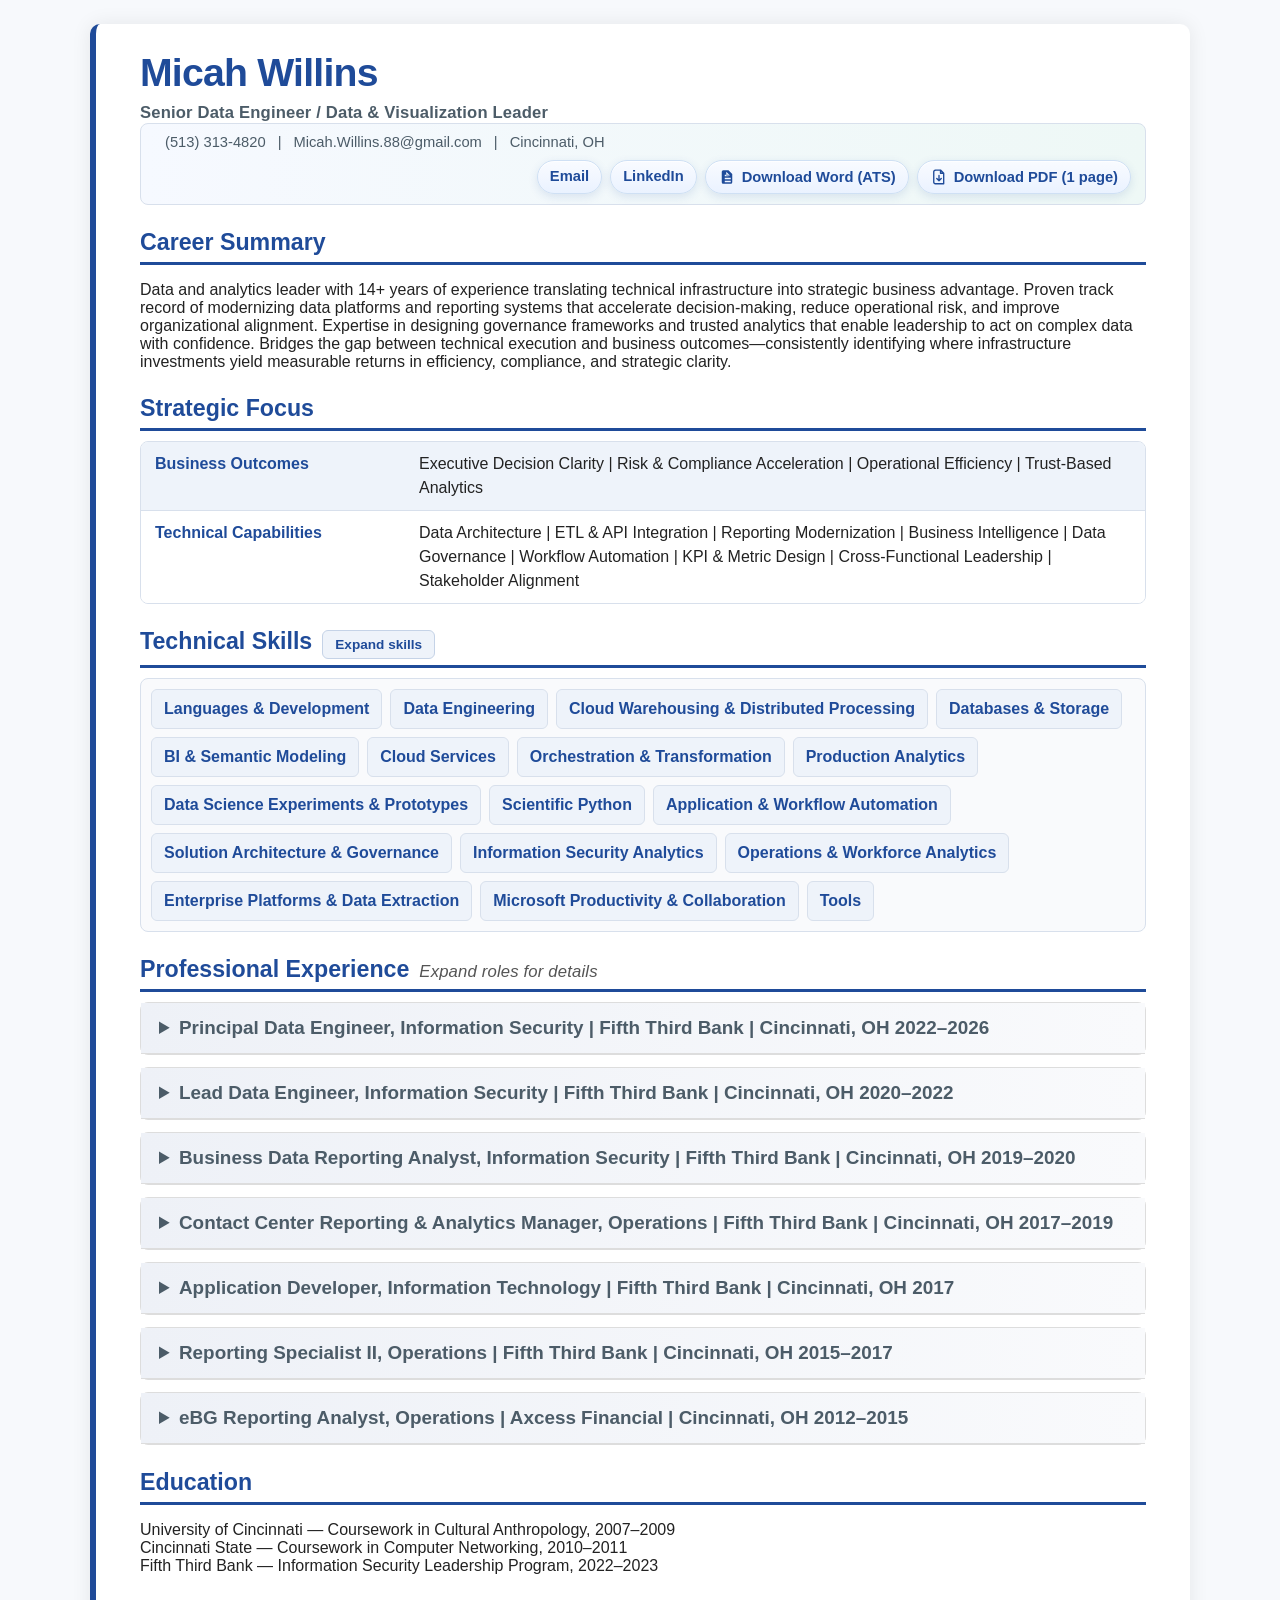
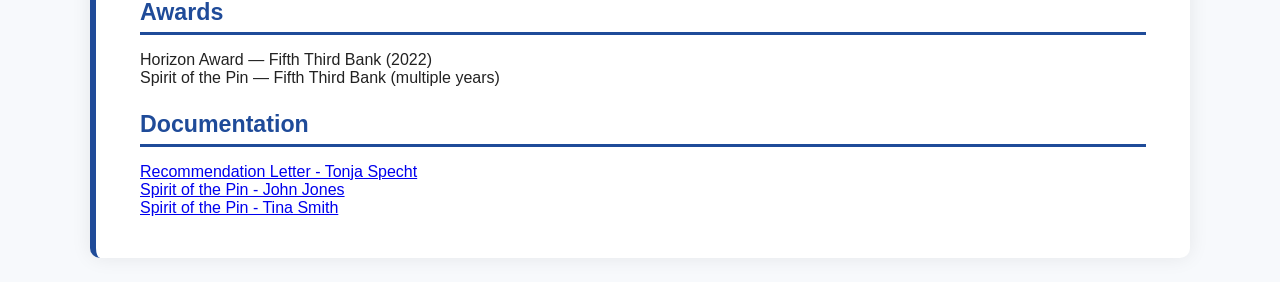
<file: index.html>
<!DOCTYPE html>
<html lang="en">

<head>
  <meta charset="UTF-8">
  <meta name="viewport" content="width=device-width, initial-scale=1.0">
  <title>Micah Willins Resume</title>
    <link rel="canonical" href="https://indatawetrust-mw.github.io/MicahWillins/">
    <meta name="description" content="Micah Willins - Data and analytics leader focused on trusted metrics, executive insights, and data engineering modernization.">
    <meta property="og:title" content="Micah Willins | Data and Analytics Leader">
    <meta property="og:description" content="Data and analytics leadership, BI strategy, trusted metrics, and data engineering modernization.">
    <meta property="og:url" content="https://indatawetrust-mw.github.io/MicahWillins/">
    <meta property="og:type" content="website">
    <meta property="og:image" content="https://indatawetrust-mw.github.io/MicahWillins/assets/social-preview.png">
    <meta property="og:image:type" content="image/png">
    <meta property="og:image:alt" content="Micah Willins data and analytics leadership resume preview">
    <meta property="og:image:width" content="880">
    <meta property="og:image:height" content="355">
    <meta name="twitter:card" content="summary_large_image">
    <meta name="twitter:title" content="Micah Willins | Data and Analytics Leader">
    <meta name="twitter:description" content="Data and analytics leadership, BI strategy, trusted metrics, and data engineering modernization.">
    <meta name="twitter:image" content="https://indatawetrust-mw.github.io/MicahWillins/assets/social-preview.png">
    <meta name="twitter:image:alt" content="Micah Willins data and analytics leadership resume preview">

  <script async src="https://www.googletagmanager.com/gtag/js?id=G-QXJ3TKQQQ6"></script>
  <script>
    window.dataLayer = window.dataLayer || [];
    function gtag(){dataLayer.push(arguments);}
    gtag('js', new Date());
    gtag('config', 'G-QXJ3TKQQQ6');
  </script>
</head>
<title>Micah Willins – Data Engineer / Solutions Expert</title>

<style>
    /* ===========================
       BITBRIDGE BRAND VARIABLES
       =========================== */
    :root {
        --bit-blue: #1F4B99;
        --bridge-steel: #4C5C68;
        --signal-teal: #2BBF9F;
        --flow-white: #F7F9FC;
        --accent-orange: #FF8A3D;
        --text-dark: #222;
        --text-light: #555;
        --band-even: #F9FAFC;
        --band-odd: #FFFFFF;
    }

    /* ===========================
       BASE STYLING
       =========================== */
    body {
        font-family: "Inter", "Aptos Display", Aptos Display, sans-serif;
        margin: 0;
        padding: 0;
        background: var(--flow-white);
        color: var(--text-dark);
        overflow-x: hidden;
    }

    *, *::before, *::after {
        box-sizing: border-box;
    }

    .container {
        width: min(1100px, calc(100vw - 32px));
        max-width: 1100px;
        margin: clamp(12px, 2vw, 24px) auto;
        background: #fff;
        padding: clamp(18px, 2vw, 28px) clamp(18px, 4vw, 44px);
        box-shadow: 0 0 20px rgba(0,0,0,0.08);
        border-radius: 10px;
        border-left: 6px solid var(--bit-blue);
    }

    .top-banner {
        display: flex;
        flex-wrap: wrap;
        align-items: center;
        justify-content: space-between;
        gap: 10px 16px;
        padding: 10px 14px;
        margin-bottom: 14px;
        border: 1px solid #d8e0ec;
        border-radius: 8px;
        background: linear-gradient(90deg, #f6f9ff 0%, #eef8f6 100%);
    }

    .top-banner-contact {
        display: flex;
        flex-wrap: wrap;
        gap: 6px 12px;
        align-items: center;
        margin-left: 10px;
        font-size: 0.92rem;
        color: var(--bridge-steel);
    }

    .top-banner-label {
        font-size: 0.9rem;
        color: var(--bridge-steel);
        font-weight: 600;
        letter-spacing: 0.01em;
    }

    .top-banner-links {
        display: flex;
        flex-wrap: wrap;
        gap: 8px;
        margin-left: auto;
    }

    .top-banner-links a {
        text-decoration: none;
        border: 1px solid #cfe0f4;
        background: linear-gradient(180deg, #f9fbff 0%, #eaf2ff 100%);
        color: var(--bit-blue);
        padding: 7px 12px;
        border-radius: 999px;
        font-size: 0.92rem;
        font-weight: 700;
        box-shadow: 0 3px 10px rgba(31, 75, 153, 0.12), inset 0 1px 0 rgba(255,255,255,0.8);
        transition: transform 0.15s ease, box-shadow 0.15s ease, border-color 0.15s ease;
    }

    .top-banner-links a:hover,
    .top-banner-links a:focus-visible {
        border-color: var(--bit-blue);
        box-shadow: 0 6px 16px rgba(31, 75, 153, 0.18), inset 0 1px 0 rgba(255,255,255,0.8);
        transform: translateY(-1px);
        outline: none;
    }

    .identity-block {
        margin-bottom: 12px;
    }

    h1 {
        margin: 0;
        font-size: 2.45em;
        font-weight: 700;
        color: var(--bit-blue);
        line-height: 1.15;
        letter-spacing: -0.02em;
    }

    .title-line {
        margin-top: 8px;
        font-size: 1.04em;
        font-weight: 600;
        color: var(--bridge-steel);
        letter-spacing: 0.01em;
    }

    .contact {
        display: flex;
        flex-wrap: wrap;
        gap: 10px 14px;
        align-items: center;
        margin-top: 14px;
        padding: 12px 16px;
        font-size: 1rem;
        color: var(--bridge-steel);
        border: 1px solid #dfe7f2;
        border-radius: 10px;
        background: linear-gradient(180deg, #f9fbff 0%, #f3f7fb 100%);
        box-shadow: inset 0 1px 0 rgba(255,255,255,0.8), 0 1px 2px rgba(31, 75, 153, 0.04);
    }

    .contact-item {
        white-space: nowrap;
    }

    .section-header {
        display: flex;
        align-items: baseline;
        gap: 10px;
        flex-wrap: wrap;
        font-size: 1.45em;
        font-weight: 600;
        margin-top: 24px;
        margin-bottom: 10px;
        padding-bottom: 6px;
        border-bottom: 3px solid var(--bit-blue);
        color: var(--bit-blue);
    }

    .section-header-note {
        font-size: 0.72em;
        font-style: italic;
        font-weight: 500;
        color: var(--text-light);
        letter-spacing: 0.01em;
    }

    .career-summary {
        font-family: "Aptos Display", "Aptos", "Segoe UI", sans-serif;
    }

    .section-copy {
        font-family: "Aptos Narrow", "Aptos", "Segoe UI", sans-serif;
    }

    .banded-list {
        margin: 0;
        border: 1px solid #d8e0ec;
        border-radius: 8px;
        overflow: hidden;
        line-height: 1.5;
    }

    .banded-row {
        display: grid;
        grid-template-columns: minmax(0, 15rem) minmax(0, 1fr);
        gap: 8px 24px;
        padding: 10px 14px;
        background: #fff;
        break-inside: avoid;
    }

    .banded-row:nth-child(odd) {
        background: #eef3fa;
    }

    .banded-row + .banded-row {
        border-top: 1px solid #d8e0ec;
    }

    .banded-row dt {
        font-family: "Aptos Display", "Aptos", "Segoe UI", sans-serif;
        font-weight: 700;
        color: var(--bit-blue);
    }

    .banded-row dd {
        font-family: "Aptos Narrow", "Aptos", "Segoe UI", sans-serif;
        margin: 0;
        min-width: 0;
        overflow-wrap: anywhere;
    }

    .download-group {
        display: flex;
        flex-wrap: wrap;
        gap: 8px;
    }

    .top-banner-links .download-button {
        display: inline-flex;
        align-items: center;
        gap: 6px;
    }

    .skills-toggle {
        margin-left: 0;
        padding: 6px 12px;
        border: 1px solid #c5d3e7;
        border-radius: 6px;
        background: #eef3fa;
        color: var(--bit-blue);
        font: 600 0.85rem "Aptos Display", "Aptos", "Segoe UI", sans-serif;
        cursor: pointer;
    }

    .skills-toggle:hover {
        background: #dfe9f7;
    }

    .skills-toggle:focus-visible {
        outline: 2px solid var(--bit-blue);
        outline-offset: 3px;
    }

    @media screen {
        #technical-skills.is-collapsed {
            display: flex;
            flex-wrap: wrap;
            gap: 8px;
            padding: 10px;
            background: #f9fafc;
        }

        #technical-skills.is-collapsed .banded-row {
            display: block;
            padding: 7px 12px;
            border: 1px solid #d8e0ec;
            border-radius: 6px;
            background: #eef3fa;
            max-width: 100%;
            overflow-wrap: anywhere;
        }

        #technical-skills.is-collapsed dd {
            display: none;
        }
    }

    @media (max-width: 700px) {
        .banded-row {
            grid-template-columns: minmax(0, 1fr);
            gap: 4px;
            padding: 10px 12px;
        }
    }

    @media print {
        .skills-toggle {
            display: none;
        }

        .banded-row {
            print-color-adjust: exact;
            -webkit-print-color-adjust: exact;
        }
    }

    /* ===========================
       COLLAPSIBLE SECTIONS
       =========================== */
    details {
        margin-bottom: 12px;
        border-radius: 8px;
        background: var(--band-even);
        border: 1px solid #ddd;
        padding: 0;
        transition: background 0.2s ease;
    }

    details:nth-child(odd) {
        background: var(--band-odd);
    }

    summary {
        font-family: "Aptos Display", "Aptos", "Segoe UI", sans-serif;
        padding: 14px 18px;
        font-size: 1.18em;
        font-weight: 600;
        cursor: pointer;
        background: linear-gradient(to right, #eef1f7, #f9fafc);
        border-bottom: 1px solid #ddd;
        user-select: none;
        color: var(--bridge-steel);
    }

    summary::-webkit-details-marker {
        color: var(--bit-blue);
    }

    details[open] summary {
        border-bottom: 1px solid #ccc;
        background: linear-gradient(to right, #e6ecf5, #f2f4f8);
    }

    details > div {
        padding: 18px 22px;
        background: #fff;
        font-family: "Aptos Narrow", "Aptos", "Segoe UI", sans-serif;
        font-size: 0.98rem;
        line-height: 1.25;
        overflow-wrap: anywhere;
    }

    details > div p {
        margin: 0 0 6px;
    }

    ul {
        margin: 8px 0 12px 20px;
    }

    .docx-outline,
    .docx-outline ul {
        margin: 2px 0 4px 18px;
        padding-left: 14px;
    }

    .docx-outline li {
        margin: 2px 0;
    }

    .docx-outline > li {
        list-style-type: circle;
    }

    .docx-outline ul > li {
        list-style-type: square;
    }

    .docx-outline ul ul > li {
        list-style-type: disc;
    }

    .docx-outline ul ul ul > li {
        list-style-type: circle;
    }

    .docx-outline .compact {
        margin-top: 2px;
        margin-bottom: 2px;
    }

    .docx-outline .subtle {
        font-style: italic;
    }

    .has-collapsible-children {
        list-style-position: outside;
    }

    .list-toggle-btn {
        border: 0;
        background: transparent;
        color: var(--bit-blue);
        cursor: pointer;
        font-size: 1.75em;
        font-weight: 800;
        line-height: 1;
        margin-right: 6px;
        padding: 0;
        vertical-align: middle;
        touch-action: manipulation;
    }

    .list-collapsible[hidden] {
        display: none;
    }

    /* ===========================
       MOBILE OPTIMIZATION
       =========================== */
    @media (max-width: 768px) {
        .container {
            width: 100%;
            margin: 0;
            border-radius: 0;
            padding: 24px 20px;
            box-shadow: none;
            border-left: none;
            border-top: 6px solid var(--bit-blue);
        }

        .top-banner {
            align-items: flex-start;
            gap: 10px;
            padding: 10px;
        }

        .top-banner-links {
            width: 100%;
            margin-left: 0;
        }

        .top-banner-contact {
            width: 100%;
            margin-left: 0;
        }

        .top-banner-links a {
            text-align: center;
            flex: 1 1 30%;
        }

        h1 {
            font-size: 1.9em;
        }

        .contact {
            font-size: 1em;
        }

        summary {
            font-size: 1.1em;
            padding: 14px 16px;
            min-height: 52px;
            display: flex;
            align-items: center;
        }

        details > div {
            padding: 14px 16px;
        }

        .section-header {
            font-size: 1.3em;
        }

        .list-toggle-btn {
            display: inline-flex;
            align-items: center;
            justify-content: center;
            min-width: 34px;
            min-height: 34px;
            font-size: 1.15rem;
            font-weight: 800;
            line-height: 1;
            margin-right: 8px;
            border: 1px solid #d7dee9;
            border-radius: 999px;
            background: #f4f7fc;
        }

        .docx-outline li {
            line-height: 1.35;
        }
    }

    /* ===========================
       EXTRA-WIDE SCREEN POLISH
       =========================== */
    @media (min-width: 1400px) {
        .container {
            width: min(1300px, calc(100vw - 48px));
            max-width: 1300px;
            padding: 60px 80px;
        }

        h1 {
            font-size: 2.6em;
        }

        summary {
            font-size: 1.22em;
        }
    }

</style>
</head>

<body>
<div class="container">

<div class="identity-block">
    <h1>Micah Willins</h1>
    <div class="title-line">Senior Data Engineer / Data &amp; Visualization Leader</div>
    <section class="top-banner" aria-label="Resume contact and actions">
        <div class="top-banner-contact" aria-label="Contact information">
            <span class="contact-item">(513) 313‑4820</span>
            <span class="contact-item">|</span>
            <span class="contact-item">Micah.Willins.88@gmail.com</span>
            <span class="contact-item">|</span>
            <span class="contact-item">Cincinnati, OH</span>
        </div>
        <nav class="top-banner-links" aria-label="Resume actions">
            <a href="mailto:Micah.Willins.88@gmail.com">Email</a>
            <a href="https://www.linkedin.com/in/indatawetrust-mw" target="_blank" rel="noopener noreferrer">LinkedIn</a>
            <div class="download-group" aria-label="Resume downloads">
                <a href="Micah-Willins-ATS.docx" class="download-button word-button" download="Micah-Willins-ATS.docx" aria-label="Download Word document">
                    <svg viewBox="0 0 24 24" width="18" height="18" aria-hidden="true" focusable="false">
                        <path d="M14 3H7a2 2 0 0 0-2 2v14a2 2 0 0 0 2 2h10a2 2 0 0 0 2-2V8l-5-5zm1 7h-4V5l5 5zm-6 7h8v2H9v-2zm0-4h8v2H9v-2zm0-4h5v2H9V9z" fill="currentColor"/>
                    </svg>
                    <span>Download Word (ATS)</span>
                </a>
                <a href="assets/Micah-Willins-Resume.pdf" class="download-button pdf-button" download="Micah-Willins-Resume.pdf" aria-label="Download PDF document">
                    <svg viewBox="0 0 24 24" width="18" height="18" aria-hidden="true" focusable="false">
                        <path d="M7 2.75h7l4.25 4.25v14H7a2 2 0 0 1-2-2v-14a2 2 0 0 1 2-2zM14 2.75V7h4.25M12 10v7m0 0-3-3m3 3 3-3" fill="none" stroke="currentColor" stroke-width="1.8" stroke-linecap="round" stroke-linejoin="round"/>
                    </svg>
                    <span>Download PDF (1 page)</span>
                </a>
            </div>
        </nav>
    </section>
</div>

<div class="section-header">Career Summary</div>
<p class="career-summary">Data and analytics leader with 14+ years of experience translating technical infrastructure into strategic business advantage. Proven track record of modernizing data platforms and reporting systems that accelerate decision-making, reduce operational risk, and improve organizational alignment. Expertise in designing governance frameworks and trusted analytics that enable leadership to act on complex data with confidence. Bridges the gap between technical execution and business outcomes—consistently identifying where infrastructure investments yield measurable returns in efficiency, compliance, and strategic clarity.</p>

<div class="section-header">Strategic Focus</div>
<dl class="banded-list">
    <div class="banded-row">
        <dt>Business Outcomes</dt>
        <dd>Executive Decision Clarity | Risk &amp; Compliance Acceleration | Operational Efficiency | Trust-Based Analytics</dd>
    </div>
    <div class="banded-row">
        <dt>Technical Capabilities</dt>
        <dd>Data Architecture | ETL &amp; API Integration | Reporting Modernization | Business Intelligence | Data Governance | Workflow Automation | KPI &amp; Metric Design | Cross-Functional Leadership | Stakeholder Alignment</dd>
    </div>
</dl>

<div class="section-header">Technical Skills</div>
<dl class="banded-list" id="technical-skills">
    <div class="banded-row">
        <dt>Languages &amp; Development</dt>
        <dd>SQL, Python, SAS, PowerShell, Visual Basic, VBA, VB.NET, FastAPI, Docker</dd>
    </div>
    <div class="banded-row">
        <dt>Data Engineering</dt>
        <dd>ETL/ELT, REST APIs, SaaS Integration, Pipeline Orchestration, Incremental Loads, Change Detection, Reconciliation, Error Handling, Dimensional Modeling, Query Tuning</dd>
    </div>
    <div class="banded-row">
        <dt>Cloud Warehousing &amp; Distributed Processing</dt>
        <dd>Snowflake (Snowpipe, External Stages, Tasks, Streams, Warehouse &amp; Access Management), Databricks, PySpark, Delta Lake; working knowledge: Amazon Redshift, Google BigQuery</dd>
    </div>
    <div class="banded-row">
        <dt>Databases &amp; Storage</dt>
        <dd>SAS Grid (SASGRID) Development &amp; Administration, SQLite, NoSQL (MongoDB); querying/connectivity: SQL Server, PostgreSQL, MySQL, Oracle; working knowledge: Elasticsearch; familiarity: Teradata, IBM DB2, Hadoop/Hive</dd>
    </div>
    <div class="banded-row">
        <dt>BI &amp; Semantic Modeling</dt>
        <dd>Power BI, DAX, Power Query (M), Star Schemas, Semantic Models, Dashboard Design, Row-Level Security, SSRS; Microsoft Access, SAP BusinessObjects (SAP BOBJ), SAP Analytics Cloud (SAC): Visualization Development, Report Subscriptions &amp; Data Delivery; Tableau: Project Delivery, Server Publishing &amp; Refresh, Light Administration</dd>
    </div>
    <div class="banded-row">
        <dt>Cloud Services</dt>
        <dd>AWS S3, Lambda, EC2, IAM, RDS Connectivity; Azure Storage, Azure Data Factory; project experience: Azure Synapse Pipelines &amp; Serverless SQL, Azure Functions; developing: Microsoft Fabric Lakehouse, Dataflows Gen2</dd>
    </div>
    <div class="banded-row">
        <dt>Orchestration &amp; Transformation</dt>
        <dd>SSIS, SQL Server Agent, cron, Scheduled Jobs, Logging &amp; Alerts; project experience: Apache Airflow, dbt (SQL/Jinja Models, Tests, Scheduling)</dd>
    </div>
    <div class="banded-row">
        <dt>Production Analytics</dt>
        <dd>Forecasting Pipelines, Rules-Based Models, Feature Engineering, Time-Based Holdouts, Baseline Comparisons, Leakage Prevention, Forecast Error &amp; Drift Monitoring</dd>
    </div>
    <div class="banded-row">
        <dt>Data Science Experiments &amp; Prototypes</dt>
        <dd>Statistical Inference, Bootstrapping, Regression, Classification, ARIMA/SARIMA, Clustering, A/B Testing, Cross-Validation, MAE/RMSE, Precision/Recall, ROC-AUC, Linear Programming</dd>
    </div>
    <div class="banded-row">
        <dt>Scientific Python</dt>
        <dd>pandas, NumPy, PyArrow; modeling/experiments: scikit-learn, statsmodels, XGBoost, LightGBM, PuLP</dd>
    </div>
    <div class="banded-row">
        <dt>Application &amp; Workflow Automation</dt>
        <dd>Streamlit, openpyxl, Pillow, ReportLab, cryptography, pywebview, pywin32, Excel &amp; Windows Automation</dd>
    </div>
    <div class="banded-row">
        <dt>Solution Architecture &amp; Governance</dt>
        <dd>Requirements Discovery, Integration Contracts, Data Architecture, Metric Definitions &amp; Lineage, RBAC, Least Privilege, Reliability &amp; Observability, Nonfunctional Requirements, Technology Selection, Design Review, Delivery Leadership</dd>
    </div>
    <div class="banded-row">
        <dt>Information Security Analytics</dt>
        <dd>Vulnerability Management, Identity &amp; Access Management (IAM), Data Loss Prevention (DLP), Phishing, Privileged Access Management (PAM), Cyber Threat Reporting; Security &amp; Operational Metrics, Data Behavior Analytics, Data Integration, Process Automation, Metric-Program Governance &amp; Stakeholder Leadership</dd>
    </div>
    <div class="banded-row">
        <dt>Operations &amp; Workforce Analytics</dt>
        <dd>Call/Contact Center Metric-Program Leadership, Service Levels, Average Handle Time (AHT), Abandonment, Occupancy, Utilization, Staffing &amp; Capacity Forecasting, Workforce/Shift Scheduling, Employee Attrition (Turnover)</dd>
    </div>
    <div class="banded-row">
        <dt>Enterprise Platforms &amp; Data Extraction</dt>
        <dd>Rocket Mobius (formerly ASG Mobius / ViewDirect): Navigation, REST API Extraction &amp; Parsing; Salesforce CRM: Navigation, API Integration &amp; Data Extraction; Okta &amp; Ping Identity: Usage Data Extraction &amp; Behavioral Analysis; Digital.ai Agility: Project Scheduling, Reporting, Productivity Communication &amp; Data Extraction</dd>
    </div>
    <div class="banded-row">
        <dt>Microsoft Productivity &amp; Collaboration</dt>
        <dd>Microsoft Office / Microsoft 365 (O365); Microsoft Excel: Formulas, PivotTables, Power Query, VBA, ODBC, Automation &amp; Proof-of-Concept Solutions; SharePoint / SharePoint Online: Repository Setup &amp; Management, Embedded Reporting, Knowledge-Base Governance, Power Apps, Workflow Automation &amp; Data Analysis</dd>
    </div>
    <div class="banded-row">
        <dt>Tools</dt>
        <dd>Git, GitHub, ServiceNow, Workday, Oracle SQL Developer (Querying &amp; Data Extraction), SSMS, DBeaver, VS Code, SAS Enterprise Guide</dd>
    </div>
</dl>

<div class="section-header">Professional Experience <span class="section-header-note">Expand roles for details</span></div>

<!-- Principal Data Engineer -->
<details open>
<summary>Principal Data Engineer, Information Security | Fifth Third Bank | Cincinnati, OH 2022–2026</summary>
<div>
<p><strong>Strategic Analytics: From Visibility to Action</strong></p>
<ul class="docx-outline">
    <li><strong>Modernized enterprise reporting to accelerate risk decision-making:</strong> Led enterprise metric and reporting transformation in a regulated financial environment—repositioning data from compliance checkbox to strategic asset. Enabled leadership to detect and respond to security trends faster, improving the organization's ability to manage regulatory and operational risk.</li>
    <li><strong>Unified reporting platform to drive stakeholder alignment:</strong> Executed Tableau-to-Power BI transformation, standardizing reporting patterns across operational and leadership audiences. Result: Single source of truth for security metrics reduced cross-functional friction and accelerated consensus on priority issues.</li>
    <li><strong>Translated complexity into clarity for decision-makers:</strong> Designed executive-facing visualizations and KPI frameworks that distilled complex security data into clear, decision-ready narratives. Enabled non-technical leaders to grasp security posture and act with confidence.</li>
    <li><strong>Built trust through data quality:</strong> Resolved cross-functional identity issues across AD, LDAP, and Entra ID infrastructure—eliminating data quality bottlenecks that undermined confidence in critical reporting. Improved metric reliability and reduced manual workarounds by teams.</li>
    <li><strong>Scaled efficiency through automation:</strong> Built automated validation and reconciliation workflows that eliminated routine manual remediation, freeing team bandwidth for strategic work and reducing error rates in metric delivery.</li>
    <li><strong>Extended impact through leadership:</strong> Mentored co-op and contractor resources in data engineering practices, scaling the team's capacity to deliver on critical programs while building organizational knowledge for long-term continuity.</li>
</ul>
</div>
</details>

<!-- Lead Data Engineer -->
<details>
<summary>Lead Data Engineer, Information Security | Fifth Third Bank | Cincinnati, OH 2020–2022</summary>
<div>
<p><strong>Platform Modernization as Risk Mitigation</strong></p>
<ul class="docx-outline">
    <li><strong>Eliminated operational risk through automation:</strong> Architected and automated SAS-based warehouse and reporting workflows using REST APIs and PowerShell orchestration. Eliminated manual processing bottlenecks—reducing human error in compliance reporting and freeing security operations to focus on investigative work.</li>
    <li><strong>Strengthened governance decisions with reliable analytics:</strong> Delivered compliance, audit, and risk analytics that enabled leadership and governance teams to make decisions backed by dependable data. Positioned compliance reporting as a strategic lever for enterprise risk management.</li>
    <li><strong>Made complexity accessible to non-technical decision-makers:</strong> Translated dense compliance datasets into clear reporting structures and visual narratives that enabled executives and stakeholders to understand risk posture without technical training.</li>
    <li><strong>Built for scale and sustainability:</strong> Led platform modernization and environment hardening that not only improved scalability but reduced the maintenance burden on teams—allowing future focus on innovation rather than technical debt.</li>
    <li><strong>Built team capability for sustained delivery:</strong> Established delivery practices and mentoring frameworks that improved how the team worked together. Result: Higher execution quality, better supportability, and reduced dependency on individual contributors.</li>
</ul>
</div>
</details>

<!-- Business Data Reporting Analyst -->
<details>
<summary>Business Data Reporting Analyst, Information Security | Fifth Third Bank | Cincinnati, OH 2019–2020</summary>
<div>
<p><strong>Foundation for Trusted Security Analytics</strong></p>
<ul class="docx-outline">
    <li><strong>Redesigned metrics program for business alignment:</strong> Expanded and rebuilt the information security metric program from the ground up—shifting from ad hoc reporting to repeatable, reliable processes that enabled leadership and operational teams to drive decisions consistently.</li>
    <li><strong>Scaled metrics without scaling manual effort:</strong> Transformed fragmented Excel workflows into a unified data pipeline using directory-based ingestion, NAS storage, and SAS Grid processing. Eliminated manual reconciliation overhead and created foundation for enterprise-scale reporting.</li>
    <li><strong>Connected technical metrics to business narratives:</strong> Built reporting and visualization structures that translated raw technical metrics into clear decision narratives—helping security and risk teams communicate priorities and progress to executives in business terms.</li>
</ul>
</div>
</details>

<!-- Contact Center Manager -->
<details>
<summary>Contact Center Reporting & Analytics Manager, Operations | Fifth Third Bank | Cincinnati, OH 2017–2019</summary>
<div>
<p><strong>Analytics-Driven Operational Excellence</strong></p>
<ul class="docx-outline">
    <li><strong>Transformed operations through data-driven leadership:</strong> Led reporting and analytics for customer operations, translating operational metrics into actionable guidance that helped leadership optimize staffing, improve quality, and drive down costs.</li>
    <li><strong>Built shared visibility across the organization:</strong> Designed and supported an internal analytics platform that unified operational efficiency, service quality, and customer experience metrics. Enabled frontline supervisors and executives to see the same data story and align on priorities.</li>
    <li><strong>Made performance tangible across all levels:</strong> Created dashboards and visual performance views that told operational stories differently for frontline teams and executives—helping each audience understand their role in organizational success.</li>
    <li><strong>Leveraged technology for competitive advantage:</strong> Partnered across IT, vendors, and business leadership to implement speech analytics and identity verification solutions—giving operations new insights into customer interactions, enabling faster issue identification and improving customer experience outcomes.</li>
    <li><strong>Built high-performing team culture:</strong> Managed direct reports and orchestrated cross-functional execution, creating an environment where analytical thinking became embedded in operational decision-making.</li>
</ul>
</div>
</details>

<!-- Application Developer -->
<details>
<summary>Application Developer, Information Technology | Fifth Third Bank | Cincinnati, OH 2017</summary>
<div>
<p><strong>Systems Integration & Application Support</strong></p>
<ul class="docx-outline">
    <li>Supported legacy application migration and modernization efforts, improving compatibility and operational stability.</li>
    <li>Partnered with business and technical stakeholders to validate requirements, update scripts, and streamline application support processes.</li>
</ul>
</div>
</details>

<!-- Reporting Specialist II -->
<details>
<summary>Reporting Specialist II, Operations | Fifth Third Bank | Cincinnati, OH 2015–2017</summary>
<div>
<p><strong>Democratizing Data for Faster Decisions</strong></p>
<ul class="docx-outline">
    <li><strong>Centralized operational visibility through reporting modernization:</strong> Created and maintained BI and operational reporting solutions (SSIS/SSRS) that unified customer service, workforce, and performance metrics. Eliminated the need for multiple reporting systems and reduced confusion about "single source of truth."</li>
    <li><strong>Enabled faster decisions at all levels:</strong> Developed self-service reporting capabilities that gave team members and leaders direct access to scorecards, trend analysis, and workforce metrics—reducing time between question and answer, enabling faster decision velocity.</li>
    <li><strong>Built real-time operational awareness:</strong> Designed operational dashboards and visual analyses that revealed performance patterns in real-time, helping leaders spot emerging issues and respond proactively rather than reactively.</li>
    <li><strong>Turned anomalies into action:</strong> Applied data mining techniques to detect anomalies and outliers in operational data—enabling teams to identify and fix issues before they cascaded into performance problems.</li>
</ul>
</div>
</details>

<!-- Axcess Financial -->
<details>
<summary>eBG Reporting Analyst, Operations | Axcess Financial | Cincinnati, OH 2012–2015</summary>
<div>
<p><strong>Building Operational Intelligence from Ground Up</strong></p>
<ul class="docx-outline">
    <li><strong>Aligned incentives with business priorities through analytics:</strong> Built scorecard and incentive reporting solutions that connected pay to performance metrics and business drivers—making it clear to teams how their work contributed to organizational goals.</li>
    <li><strong>Reduced operational overhead through automation:</strong> Automated payroll and operational reporting workflows, eliminating routine manual processing. Freed finance and operations teams to focus on analysis and decision-making rather than data movement.</li>
    <li><strong>Delivered repeatability as competitive advantage:</strong> Translated business requirements into repeatable reporting products that reliably supported operational and leadership decisions—reducing the cost per decision and enabling consistency at scale.</li>
</ul>
</div>
</details>

<div class="section-header">Education</div>
<p class="section-copy">
University of Cincinnati — Coursework in Cultural Anthropology, 2007–2009<br>
Cincinnati State — Coursework in Computer Networking, 2010–2011<br>
Fifth Third Bank — Information Security Leadership Program, 2022–2023
</p>

<div class="section-header">Awards</div>
<p class="section-copy">
Horizon Award — Fifth Third Bank (2022)<br>
Spirit of the Pin — Fifth Third Bank (multiple years)
</p>

<div class="section-header">Documentation</div>
<p class="section-copy">
    <a href="#" onclick="openEmbeddedDoc('doc-tonja-specht-recommendation', 'Recommendation Letter - Tonja Specht'); return false;">Recommendation Letter - Tonja Specht</a><br>
    <a href="#" onclick="openEmbeddedDoc('doc-john-jones-recognition', 'Spirit of the Pin - John Jones'); return false;">Spirit of the Pin - John Jones</a><br>
    <a href="#" onclick="openEmbeddedDoc('doc-tina-smith-recognition', 'Spirit of the Pin - Tina Smith'); return false;">Spirit of the Pin - Tina Smith</a>
</p>

</div>

<template id="doc-tonja-specht-recommendation">
<!DOCTYPE html>
<html lang="en">
<head>
<meta charset="UTF-8">
<meta name="viewport" content="width=device-width, initial-scale=1.0">
<title>Recommendation Letter - Tonja Specht</title>
<style>
    body {
        font-family: "Segoe UI", Arial, sans-serif;
        margin: 24px;
        line-height: 1.55;
        color: #222;
    }
    h1 {
        margin-top: 0;
        margin-bottom: 8px;
        color: #1F4B99;
    }
    .meta {
        margin: 0 0 14px;
    }
    .signature {
        margin-top: 18px;
    }
</style>
</head>
<body>
    <h1>Recommendation Letter</h1>
    <p class="meta"><strong>Tonja Specht</strong><br>
    Retired Senior Vice President, Fifth Third Bank<br>
    Information Security Business Operations<br>
    513-335-1691<br>
    June 5, 2025</p>

    <p>To Whom It May Concern,</p>

    <p>I am pleased to recommend Micah Willins for any data engineering position. Micah was the Information Security Metrics Program Manager reporting to me while I was at Fifth Third. As a vital member of our Information Security Business Operations at Fifth Third Bank, Micah consistently demonstrated an exceptional level of expertise, diligence, and commitment to excellence.</p>

    <p>In the financial sector, precision and reliability in data reporting are paramount, especially when regulators request metrics evidence. Micah single-handedly built and implemented a robust system for tracking and validating information security data. From writing the code and structuring the process to ensuring quality control measures, he meticulously safeguarded the integrity and accuracy of our reporting. His dedication went beyond duty; he takes his work personally, ensuring that every metric reflected the highest standard.</p>

    <p>While reporting to me, Micah managed consultants and co-ops. He guided them through complex processes and ensured they had the knowledge necessary to succeed. His mentorship and expertise were repeatedly recognized by those he worked with. Both consultants and peers provided direct feedback to me about how much they learned from him. His ability to teach, lead, and inspire not only strengthened our team but also elevated the overall quality of our security program.</p>

    <p>Moreover, his ability to respond swiftly to regulatory demands was invaluable. He worked tirelessly to develop new metrics, adapting to ever-changing compliance requirements with ingenuity and foresight. His proactive approach and technical expertise strengthened our security program and reinforced our commitment to transparency.</p>

    <p>I have no doubt that Micah will be an asset wherever he applies his skills next. His work ethic, attention to detail, and unwavering dedication set him apart. I wholeheartedly recommend him and would be happy to discuss his qualifications further.</p>

    <p class="signature">Sincerely,<br>
    Tonja Specht</p>
</body>
</html>
</template>

<template id="doc-john-jones-recognition">
<!DOCTYPE html>
<html lang="en">
<head>
<meta charset="UTF-8">
<meta name="viewport" content="width=device-width, initial-scale=1.0">
<title>Spirit of the Pin - John Jones</title>
<style>
    body {
        font-family: "Segoe UI", Arial, sans-serif;
        margin: 24px;
        line-height: 1.55;
        color: #222;
    }
    h1 {
        margin-top: 0;
        margin-bottom: 10px;
        color: #1F4B99;
    }
    .meta {
        margin: 0 0 14px;
        color: #4C5C68;
    }
</style>
</head>
<body>
    <h1>Spirit of the Pin Recognition</h1>
    <p class="meta"><strong>Recognized By:</strong> John Jones<br>
    <strong>Date:</strong> 5/29/2025<br>
    <strong>Value:</strong> We Commit to Excellence</p>

    <p>As Principal Data Engineer, Micah Willins exemplifies the Fifth Third Core Value of Work as One Bank. He took the initiative to organize a cross-functional team to address a complex syncing issue between Active Directory LDAP and Azure Entra ID that was impacting several technical teams across the bank.</p>

    <p>Through his collaborative leadership, Micah ensured that all stakeholders clearly understood the problem and helped prioritize a timely and effective resolution. His actions not only fostered teamwork but also demonstrated the Core Value of Take Accountability.</p>

    <p>Kudos to Micah for his courageous leadership and unwavering commitment to excellence!</p>
</body>
</html>
</template>

<template id="doc-tina-smith-recognition">
<!DOCTYPE html>
<html lang="en">
<head>
<meta charset="UTF-8">
<meta name="viewport" content="width=device-width, initial-scale=1.0">
<title>Spirit of the Pin - Tina Smith</title>
<style>
    body {
        font-family: "Segoe UI", Arial, sans-serif;
        margin: 24px;
        line-height: 1.55;
        color: #222;
    }
    h1 {
        margin-top: 0;
        margin-bottom: 10px;
        color: #1F4B99;
    }
    .meta {
        margin: 0 0 14px;
        color: #4C5C68;
    }
</style>
</head>
<body>
    <h1>Spirit of the Pin Recognition</h1>
    <p class="meta"><strong>Recognized By:</strong> Tina Smith<br>
    <strong>Date:</strong> 2/7/2025<br>
    <strong>Value:</strong> We Are Creative</p>

    <p>Micah once again went above and beyond to assist me tremendously with a project. I was tasked with creating a duplicate repository of IT and IS policies from the Policy Center. Initially, the only method I knew was to manually download each of the 86 files. I reached out to Micah to see if he had a more efficient solution.</p>

    <p>His expertise not only streamlined the process but also saved me countless hours of manual work.</p>

    <p>Micah, your willingness to go above and beyond truly made a significant difference, and I am incredibly grateful for your support.</p>
</body>
</html>
</template>

<script>
    function openEmbeddedDoc(templateId, fallbackTitle) {
        var template = document.getElementById(templateId);
        if (!template) {
            return;
        }

        var docContent = template.innerHTML.trim();
        if (!docContent) {
            docContent = '<!doctype html><html><head><meta charset="UTF-8"><title>' +
                fallbackTitle +
                '</title></head><body><p>No content found.</p></body></html>';
        }

        // Primary path: Blob URL is more reliable on mobile than document.write to a popup.
        try {
            var blob = new Blob([docContent], { type: 'text/html;charset=utf-8' });
            var blobUrl = URL.createObjectURL(blob);
            var blobWindow = window.open(blobUrl, '_blank');
            if (blobWindow) {
                setTimeout(function () {
                    URL.revokeObjectURL(blobUrl);
                }, 60000);
                return;
            }
        } catch (error) {
            // Fall through to compatibility fallback.
        }

        // Fallback path for browsers that block Blob URLs in new tabs.
        var newWindow = window.open('about:blank', '_blank');
        if (!newWindow) {
            return;
        }

        newWindow.document.open();
        newWindow.document.write(docContent);
        newWindow.document.close();
    }

    document.addEventListener('DOMContentLoaded', function () {
        var skills = document.getElementById('technical-skills');
        skills.classList.add('is-collapsed');
        var skillsToggle = document.createElement('button');
        skillsToggle.type = 'button';
        skillsToggle.className = 'skills-toggle';
        skillsToggle.textContent = 'Expand skills';
        skillsToggle.setAttribute('aria-controls', skills.id);
        skillsToggle.setAttribute('aria-expanded', 'false');
        skillsToggle.addEventListener('click', function () {
            var collapsed = skills.classList.toggle('is-collapsed');
            skillsToggle.setAttribute('aria-expanded', String(!collapsed));
            skillsToggle.textContent = collapsed ? 'Expand skills' : 'Collapse skills';
        });
        skills.previousElementSibling.appendChild(skillsToggle);

        function closeOtherSections(activeSection) {
            var allSections = document.querySelectorAll('details');
            allSections.forEach(function (otherSection) {
                if (otherSection !== activeSection) {
                    otherSection.removeAttribute('open');
                }
            });
        }

        function bindSectionAccordion() {
            var allSections = document.querySelectorAll('details');
            allSections.forEach(function (section) {
                // Ensure a consistent collapsed initial state across browsers.
                section.removeAttribute('open');

                section.addEventListener('toggle', function () {
                    if (section.open) {
                        closeOtherSections(section);
                    }
                });

                var summary = section.querySelector('summary');
                if (!summary) {
                    return;
                }

                summary.addEventListener('click', function () {
                    window.requestAnimationFrame(function () {
                        if (section.open) {
                            closeOtherSections(section);
                        }
                    });
                });
            });
        }

        function hasDirectChildTag(element, tagName) {
            return Array.from(element.children).some(function (child) {
                return child.tagName === tagName;
            });
        }

        function hasDirectToggleButton(element) {
            return Array.from(element.children).some(function (child) {
                return child.classList && child.classList.contains('list-toggle-btn');
            });
        }

        function bindNestedListToggles() {
            var allLists = document.querySelectorAll('ul');
            allLists.forEach(function (list) {
                var directItems = Array.from(list.children).filter(function (child) {
                    return child.tagName === 'LI';
                });
                var hasNestedLists = directItems.some(function (item) {
                    return hasDirectChildTag(item, 'UL');
                });
                var shouldBeCollapsible = directItems.length > 2 || hasNestedLists;

                if (!shouldBeCollapsible) {
                    return;
                }

                var parentItem = list.parentElement;
                if (!parentItem || parentItem.tagName !== 'LI') {
                    return;
                }

                if (hasDirectToggleButton(parentItem)) {
                    return;
                }

                parentItem.classList.add('has-collapsible-children');
                list.classList.add('list-collapsible');

                var toggleButton = document.createElement('button');
                toggleButton.type = 'button';
                toggleButton.className = 'list-toggle-btn';
                toggleButton.setAttribute('aria-expanded', 'false');
                toggleButton.textContent = '▸';

                list.hidden = true;

                toggleButton.addEventListener('click', function () {
                    var isExpanded = toggleButton.getAttribute('aria-expanded') === 'true';
                    toggleButton.setAttribute('aria-expanded', String(!isExpanded));
                    toggleButton.textContent = isExpanded ? '▸' : '▾';
                    list.hidden = isExpanded;
                });

                parentItem.insertBefore(toggleButton, parentItem.firstChild);
            });
        }

        bindSectionAccordion();
        bindNestedListToggles();
    });
</script>
</body>
</html>
</file>
